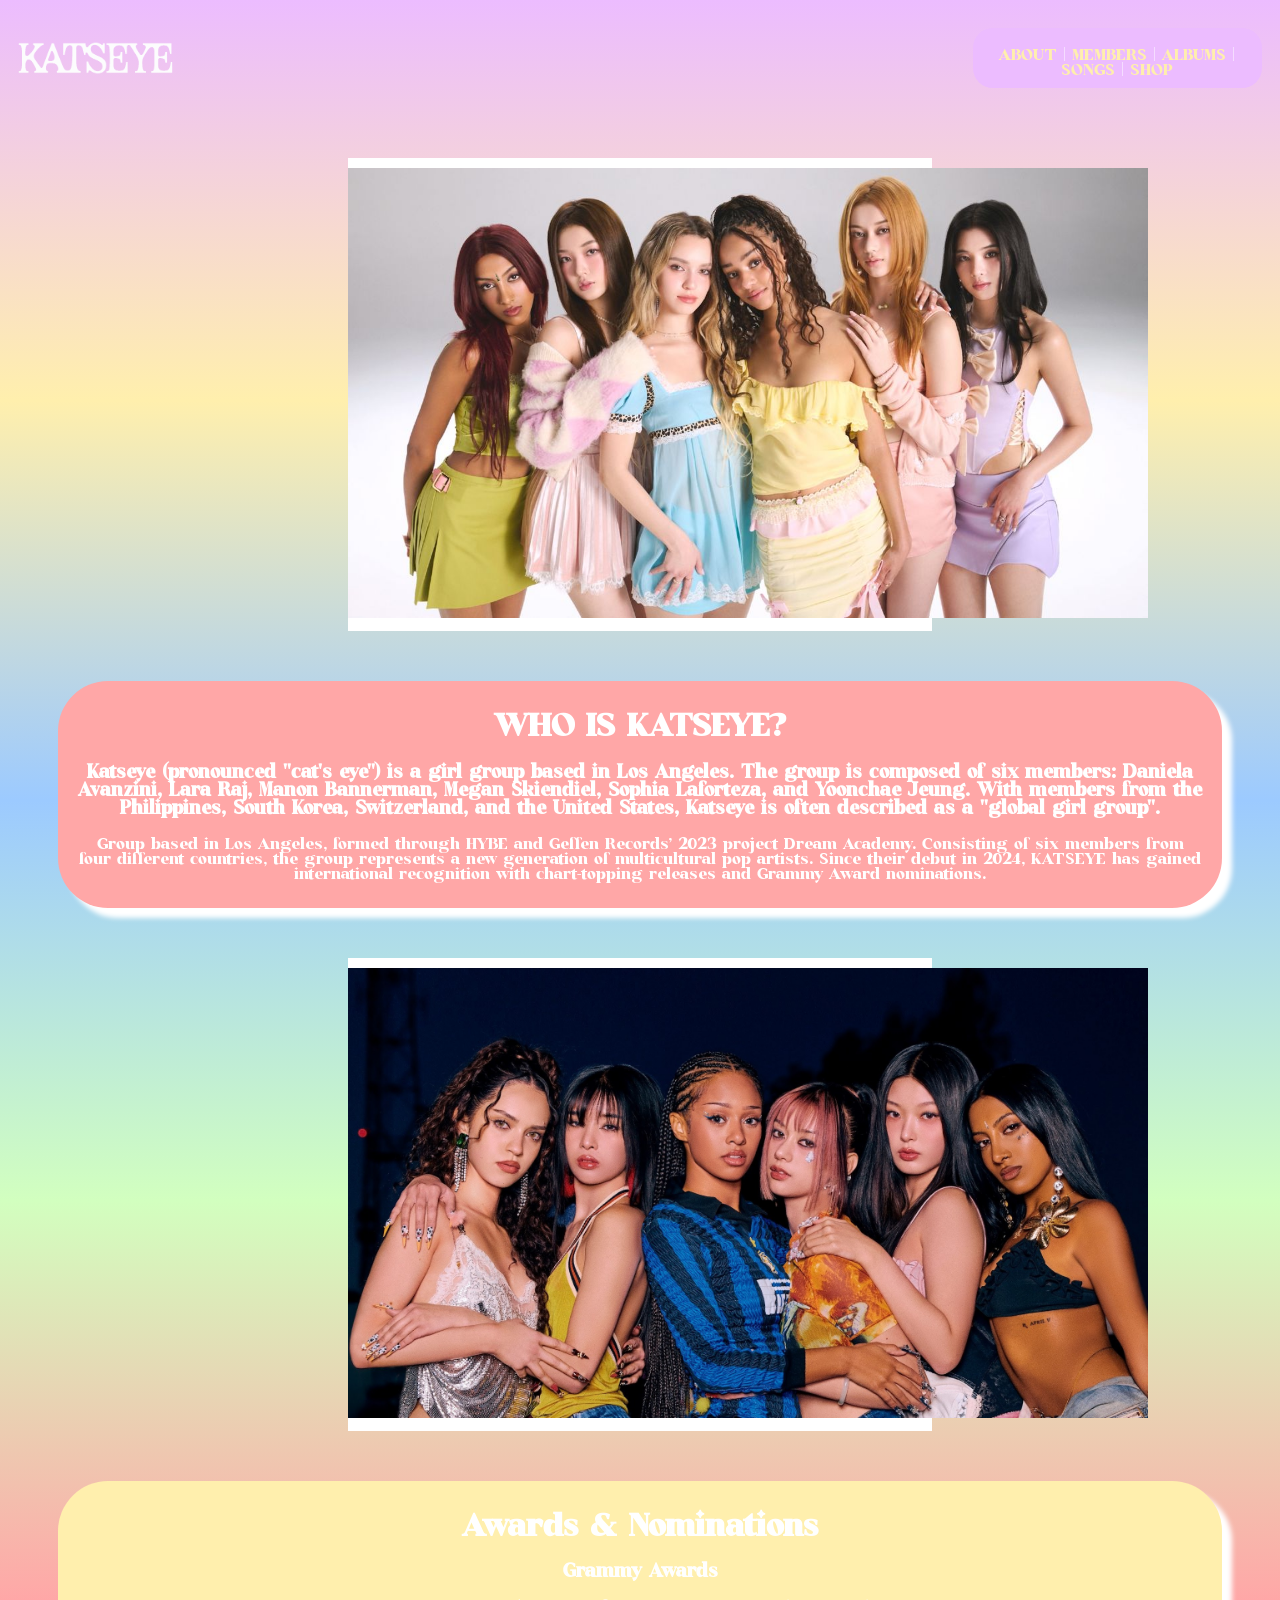
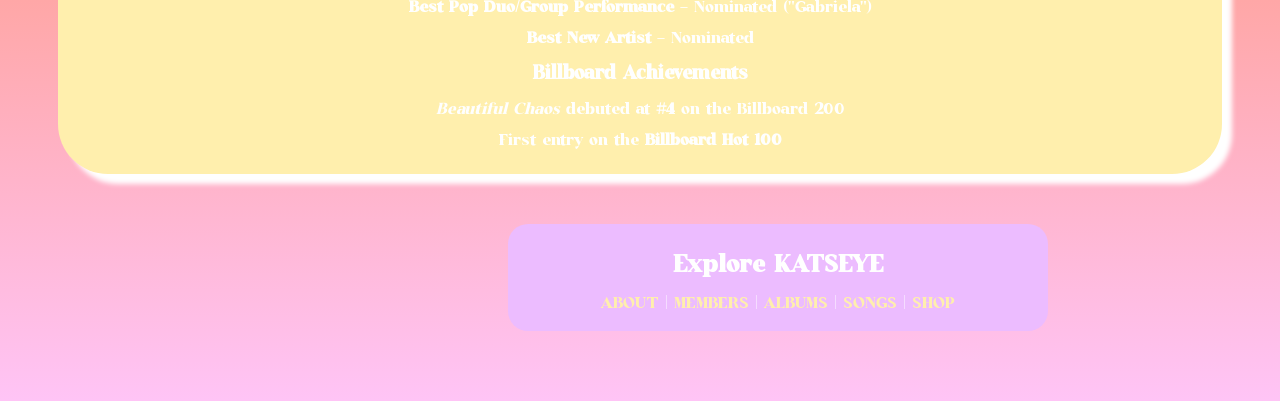
<file: index.html>
<!DOCTYPE html>
<html lang="en">

<head>
    <meta charset="UTF-8">
    <meta name="viewport" content="width=device-width, initial-scale=1.0">
    <title>Katseye</title>
    <link rel="stylesheet" href="about.css">
    <link rel="shortcut icon" href="images/logo2.webp" type="image/x-icon">
</head>

<body>
    <div class="header">
        <img src="images/logo.png" alt="logo">
        <nav>
            <a href="index.html">ABOUT</a>
            <span>|</span>
            <a href="members.html">MEMBERS</a>
            <span>|</span>
            <a href="albums.html">ALBUMS</a>
            <span>|</span>
            <a href="songs.html">SONGS</a>
            <span>|</span>
            <a href="shop.html">SHOP</a>
        </nav>
    </div>
    <div class="mainphoto">
        <img src="images/sis.jpg" alt="group">
    </div>
    <div class="about">
        <h1>WHO IS KATSEYE?</h1>
        <h3>Katseye (pronounced "cat's eye") is a girl group based in Los Angeles. The group is
            composed of six members: Daniela Avanzini, Lara Raj, Manon Bannerman, Megan Skiendiel, Sophia Laforteza, and
            Yoonchae Jeung. With members from the Philippines, South Korea, Switzerland, and the United States, Katseye
            is often described as a "global girl group".</h3>
        <p> Group based in Los Angeles, formed through HYBE and Geffen Records’ 2023 project
            Dream Academy. Consisting of six members from four different countries, the group represents a new
            generation of multicultural pop artists. Since their debut in 2024, KATSEYE has gained international
            recognition with chart-topping releases and Grammy Award nominations.</p>
    </div>
    <div class="secondphoto">
        <img src="images/beautifulchaos.jpeg" alt="group">
    </div>
    <div class="about2">
        <h1>Awards & Nominations</h1>
        <div class="awards">
            <h3>Grammy Awards</h3>
            <p><strong>Best Pop Duo/Group Performance</strong> – Nominated ("Gabriela")</p>
            <p><strong>Best New Artist</strong> – Nominated</p>
        </div>
        <div class="awards">
            <h3>Billboard Achievements</h3>
            <p><em>Beautiful Chaos</em> debuted at <strong>#4</strong> on the Billboard 200</p>
            <p>First entry on the <strong>Billboard Hot 100</strong></p>
        </div>
    </div>
    <div class="explorekatseye">
        <h2>Explore KATSEYE</h2>
        <div class="buttons">
            <a href="about.html">ABOUT</a>
            <span>|</span>
            <a href="members.html">MEMBERS</a>
            <span>|</span>
            <a href="albums.html">ALBUMS</a>
            <span>|</span>
            <a href="songs.html">SONGS</a>
            <span>|</span>
            <a href="shop.html">SHOP</a>
        </div>
    </div>
</body>

</html>
</file>
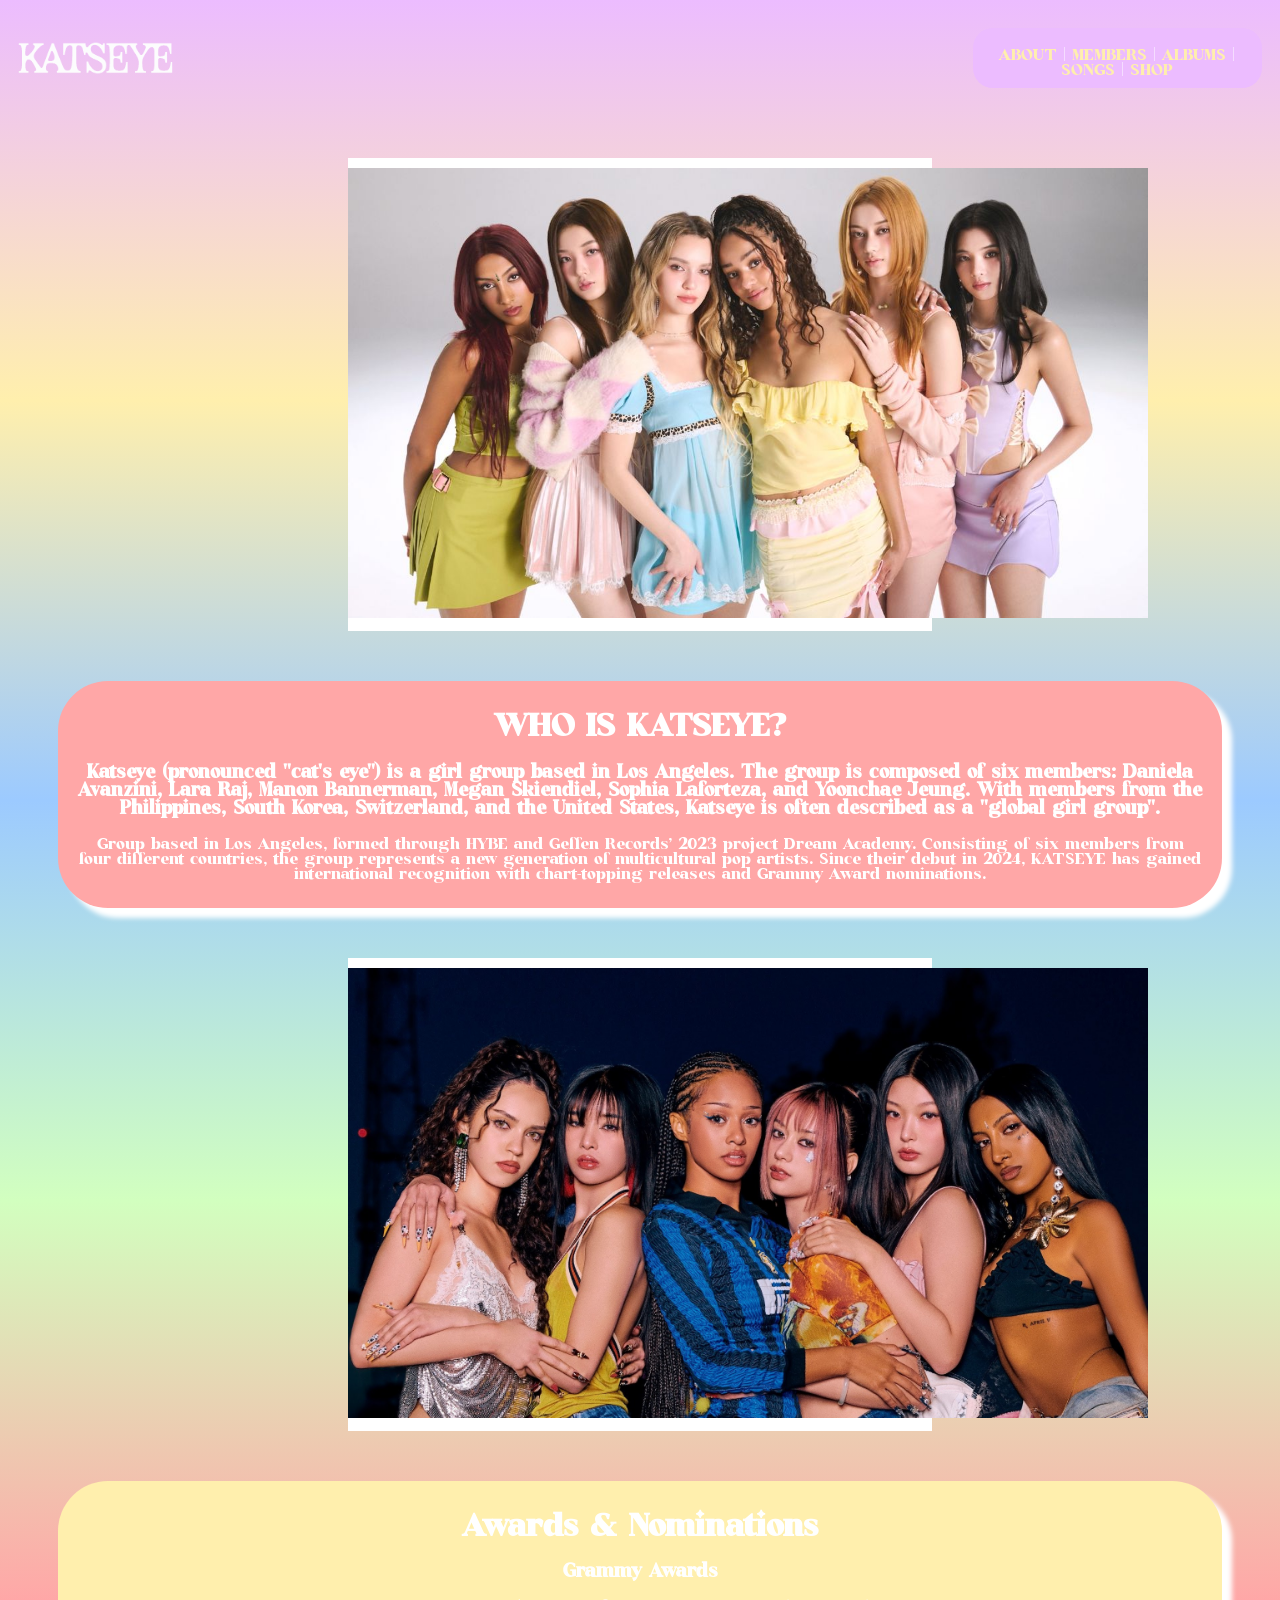
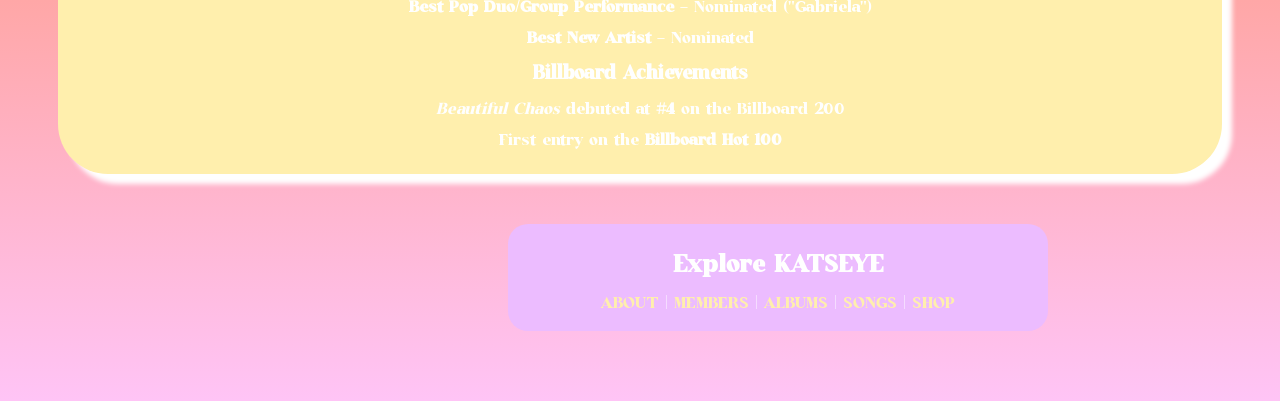
<file: about.html>
<!DOCTYPE html>
<html lang="en">

<head>
    <meta charset="UTF-8">
    <meta name="viewport" content="width=device-width, initial-scale=1.0">
    <title>Katseye</title>
    <link rel="stylesheet" href="about.css">
    <link rel="shortcut icon" href="images/logo2.webp" type="image/x-icon">
</head>

<body>
    <div class="header">
        <img src="images/logo.png" alt="logo">
        <nav>
            <a href="about.html">ABOUT</a>
            <span>|</span>
            <a href="members.html">MEMBERS</a>
            <span>|</span>
            <a href="albums.html">ALBUMS</a>
            <span>|</span>
            <a href="songs.html">SONGS</a>
            <span>|</span>
            <a href="shop.html">SHOP</a>
        </nav>
    </div>
    <div class="mainphoto">
        <img src="images/sis.jpg" alt="group">
    </div>
    <div class="about">
        <h1>WHO IS KATSEYE?</h1>
        <h3>Katseye (pronounced "cat's eye") is a girl group based in Los Angeles. The group is
            composed of six members: Daniela Avanzini, Lara Raj, Manon Bannerman, Megan Skiendiel, Sophia Laforteza, and
            Yoonchae Jeung. With members from the Philippines, South Korea, Switzerland, and the United States, Katseye
            is often described as a "global girl group".</h3>
        <p> Group based in Los Angeles, formed through HYBE and Geffen Records’ 2023 project
            Dream Academy. Consisting of six members from four different countries, the group represents a new
            generation of multicultural pop artists. Since their debut in 2024, KATSEYE has gained international
            recognition with chart-topping releases and Grammy Award nominations.</p>
    </div>
    <div class="secondphoto">
        <img src="images/beautifulchaos.jpeg" alt="group">
    </div>
    <div class="about2">
        <h1>Awards & Nominations</h1>
        <div class="awards">
            <h3>Grammy Awards</h3>
            <p><strong>Best Pop Duo/Group Performance</strong> – Nominated ("Gabriela")</p>
            <p><strong>Best New Artist</strong> – Nominated</p>
        </div>
        <div class="awards">
            <h3>Billboard Achievements</h3>
            <p><em>Beautiful Chaos</em> debuted at <strong>#4</strong> on the Billboard 200</p>
            <p>First entry on the <strong>Billboard Hot 100</strong></p>
        </div>
    </div>
    <div class="explorekatseye">
        <h2>Explore KATSEYE</h2>
        <div class="buttons">
            <a href="about.html">ABOUT</a>
            <span>|</span>
            <a href="members.html">MEMBERS</a>
            <span>|</span>
            <a href="albums.html">ALBUMS</a>
            <span>|</span>
            <a href="songs.html">SONGS</a>
            <span>|</span>
            <a href="shop.html">SHOP</a>
        </div>
    </div>
</body>

</html>
</file>
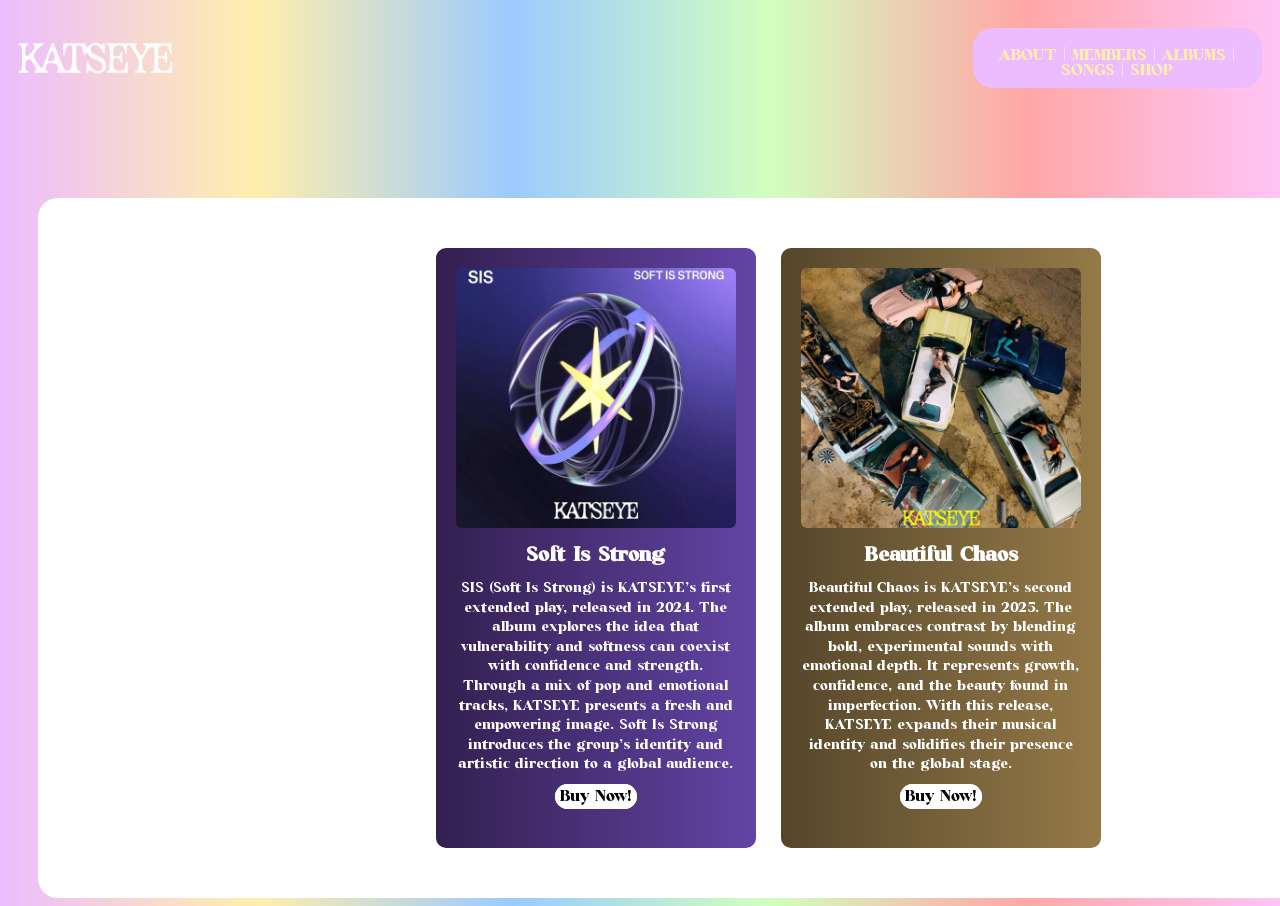
<file: albums.html>
<!DOCTYPE html>
<html lang="en">

<head>
    <meta charset="UTF-8">
    <meta name="viewport" content="width=device-width, initial-scale=1.0">
    <title>Albums-Katseye</title>
    <link rel="stylesheet" href="albums.css">
    <link rel="shortcut icon" href="images/logo2.webp" type="image/x-icon">
</head>

<body>
    <div class="header">
        <img src="images/logo.png" alt="logo">
        <nav>
            <a href="index.html">ABOUT</a>
            <span>|</span>
            <a href="members.html">MEMBERS</a>
            <span>|</span>
            <a href="albums.html">ALBUMS</a>
            <span>|</span>
            <a href="songs.html">SONGS</a>
            <span>|</span>
            <a href="shop.html">SHOP</a>
        </nav>
    </div>
    <div class="albums">
        <div class="albumCard" id="sis">
            <img src="images/sisalbum.jpg" alt="">
            <h3>Soft Is Strong</h3>
            <p>SIS (Soft Is Strong) is KATSEYE’s first extended play, released in 2024. The album explores the idea that
                vulnerability and softness can coexist with confidence and strength. Through a mix of pop and emotional
                tracks, KATSEYE presents a fresh and empowering image. Soft Is Strong introduces the group’s identity
                and artistic direction to a global audience.</p>
            <a href="shop.html" class="buying">Buy Now!</a>
        </div>
        <div class="albumCard" id="bc">
            <img src="images/beautifulchaosalbum.jpg" alt="">
            <h3>Beautiful Chaos</h3>
            <p>Beautiful Chaos is KATSEYE’s second extended play, released in 2025. The album embraces contrast by
                blending bold, experimental sounds with emotional depth. It represents growth, confidence, and the
                beauty found in imperfection. With this release, KATSEYE expands their musical identity and solidifies
                their presence on the global stage.</p>
            <a href="shop.html" class="buying">Buy Now!</a>
        </div>
    </div>
</body>

</html>
</file>
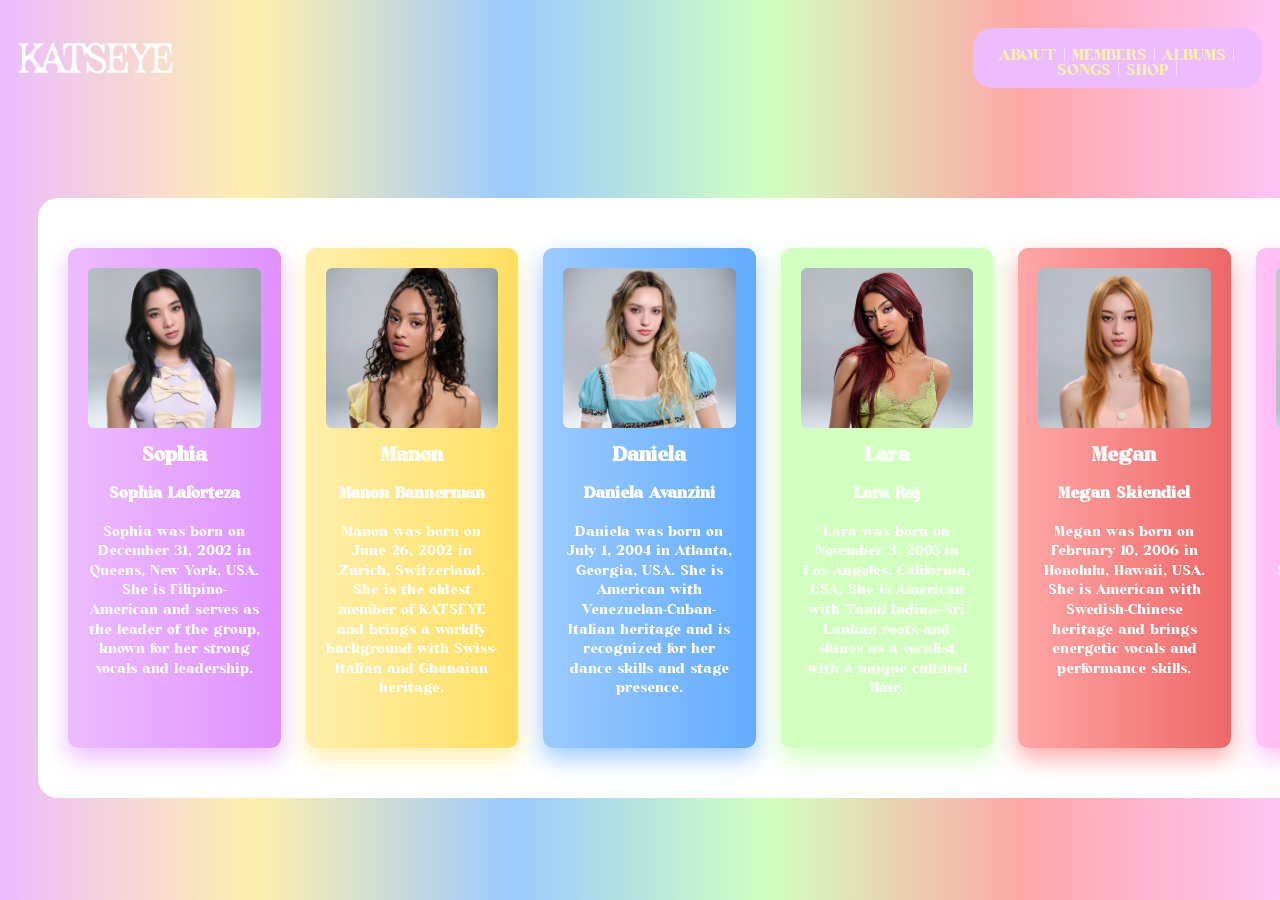
<file: members.html>
<!DOCTYPE html>
<html lang="en">

<head>
  <meta charset="UTF-8">
  <meta name="viewport" content="width=device-width, initial-scale=1.0">
  <title>Members-Katseye</title>
  <link rel="stylesheet" href="members.css">
  <link rel="shortcut icon" href="images/logo2.webp" type="image/x-icon">
</head>

<body>
  <div class="header">
    <img src="images/logo.png" alt="logo">
    <nav>
      <a href="index.html">ABOUT</a>
       <span>|</span>
      <a href="members.html">MEMBERS</a>
       <span>|</span>
      <a href="albums.html">ALBUMS</a>
       <span>|</span>
      <a href="songs.html">SONGS</a>
       <span>|</span>
      <a href="shop.html">SHOP</a>
       <span>|</span>
    </nav>
  </div>
  <div class="members">
    <div class="memberCard" id="sophia">
      <img src="images/sophia.jpeg" alt="">
      <h3>Sophia</h3>
      <h4>Sophia Laforteza</h4>
      <p>Sophia was born on December 31, 2002 in Queens, New York, USA. She is Filipino-American and serves as the leader
        of the group, known for her strong vocals and leadership.</p>
    </div>
    <div class="memberCard" id="manon">
      <img src="images/manon.jpeg" alt="">
      <h3>Manon</h3>
      <h4>Manon Bannerman</h4>
      <p>Manon was born on June 26, 2002 in Zürich, Switzerland. She is the oldest member of KATSEYE and brings a worldly
        background with Swiss-Italian and Ghanaian heritage.</p>
    </div>
    <div class="memberCard" id="daniela">
      <img src="images/daniela.jpeg" alt="">
      <h3>Daniela</h3>
      <h4>Daniela Avanzini</h4>
      <p>Daniela was born on July 1, 2004 in Atlanta, Georgia, USA. She is American with Venezuelan-Cuban-Italian
        heritage and is recognized for her dance skills and stage presence.</p>
    </div>
    <div class="memberCard" id="lara">
      <img src="images/lara.jpeg" alt="">
      <h3>Lara</h3>
      <h4>Lara Raj</h4>
      <p>Lara was born on November 3, 2005 in Los Angeles, California, USA. She is American with Tamil Indian–Sri Lankan
        roots and shines as a vocalist with a unique cultural flair.</p>
    </div>
    <div class="memberCard" id="megan">
      <img src="images/megan.jpeg" alt="">
      <h3>Megan</h3>
      <h4>Megan Skiendiel</h4>
      <p>Megan was born on February 10, 2006 in Honolulu, Hawaii, USA. She is American with Swedish-Chinese heritage and
        brings energetic vocals and performance skills.</p>
    </div>
    <div class="memberCard" id="yoonchae">
      <img src="images/yoonchae.jpeg" alt="">
      <h3>Yoonchae</h3>
      <h4>Yoonchae Jeung</h4>
      <p>Yoonchae was born on December 6, 2007 in Seoul, South Korea. She is South Korean and is the youngest member
        (maknae) of the group, known for her strong dancing.</p>
    </div>
  </div>
</body>

</html>
</file>
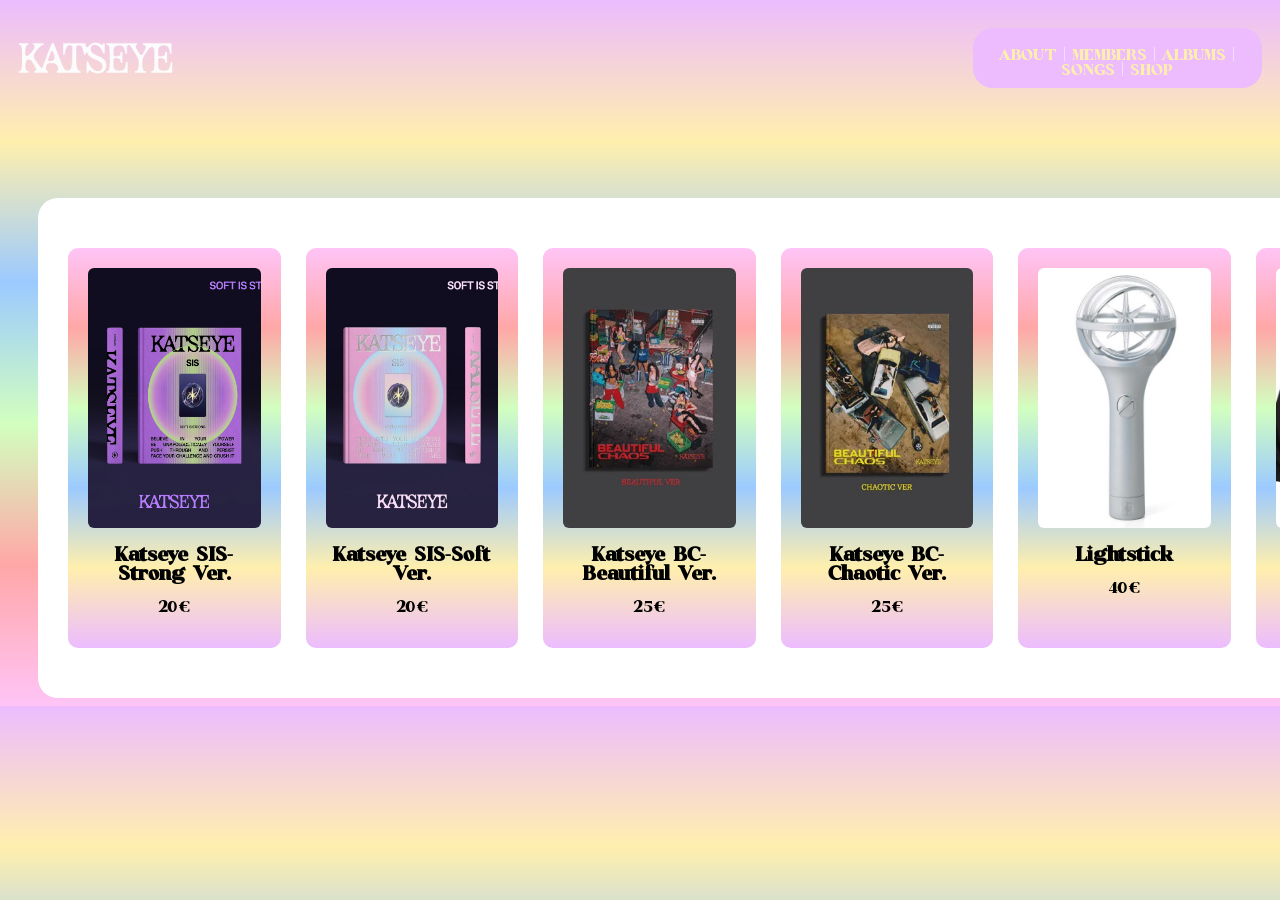
<file: shop.html>
<!DOCTYPE html>
<html lang="en">
<head>
    <meta charset="UTF-8">
    <meta name="viewport" content="width=device-width, initial-scale=1.0">
    <title>Shop-Katseye</title>
    <link rel="stylesheet" href="shop.css">
    <link rel="shortcut icon" href="images/logo2.webp" type="image/x-icon">
</head>
<body>
    <div class="header">
        <img src="images/logo.png" alt="logo">
        <nav>
            <a href="index.html">ABOUT</a>
            <span>|</span>
            <a href="members.html">MEMBERS</a>
            <span>|</span>
            <a href="albums.html">ALBUMS</a>
            <span>|</span>
            <a href="songs.html">SONGS</a>
            <span>|</span>
            <a href="shop.html">SHOP</a>
        </nav>
    </div>
    <div class="shop">
        <div class="shopCard">
            <img src="images/katseye sis-strong ver.webp" alt="sisstrongver">
            <h3>Katseye SIS-Strong Ver.</h3>
            <p>20€</p>
        </div>
        <div class="shopCard">
            <img src="images/katseye sis-soft ver.jpg" alt="sissoftver">
            <h3>Katseye SIS-Soft Ver.</h3>
            <p>20€</p>
        </div>
        <div class="shopCard">
            <img src="images/katseye bc beautiful.webp" alt="bcbeautiful">
            <h3>Katseye BC-Beautiful Ver.</h3>
            <p>25€</p>
        </div>
        <div class="shopCard">
            <img src="images/katseye bc chaotic.webp" alt="bcchaotic">
            <h3>Katseye BC-Chaotic Ver.</h3>
            <p>25€</p>
        </div>
        <div class="shopCard">
            <img src="images/lightstick.jpeg" alt="lightstick">
            <h3>Lightstick</h3>
            <p>40€</p>
        </div>
        <div class="shopCard">
            <img src="images/katseye sweatshirt.jpg" alt="sweatshirt">
            <h3>Sweatshirt</h3>
            <p>40€</p>
        </div>
    </div>
</body>
</html>
</file>
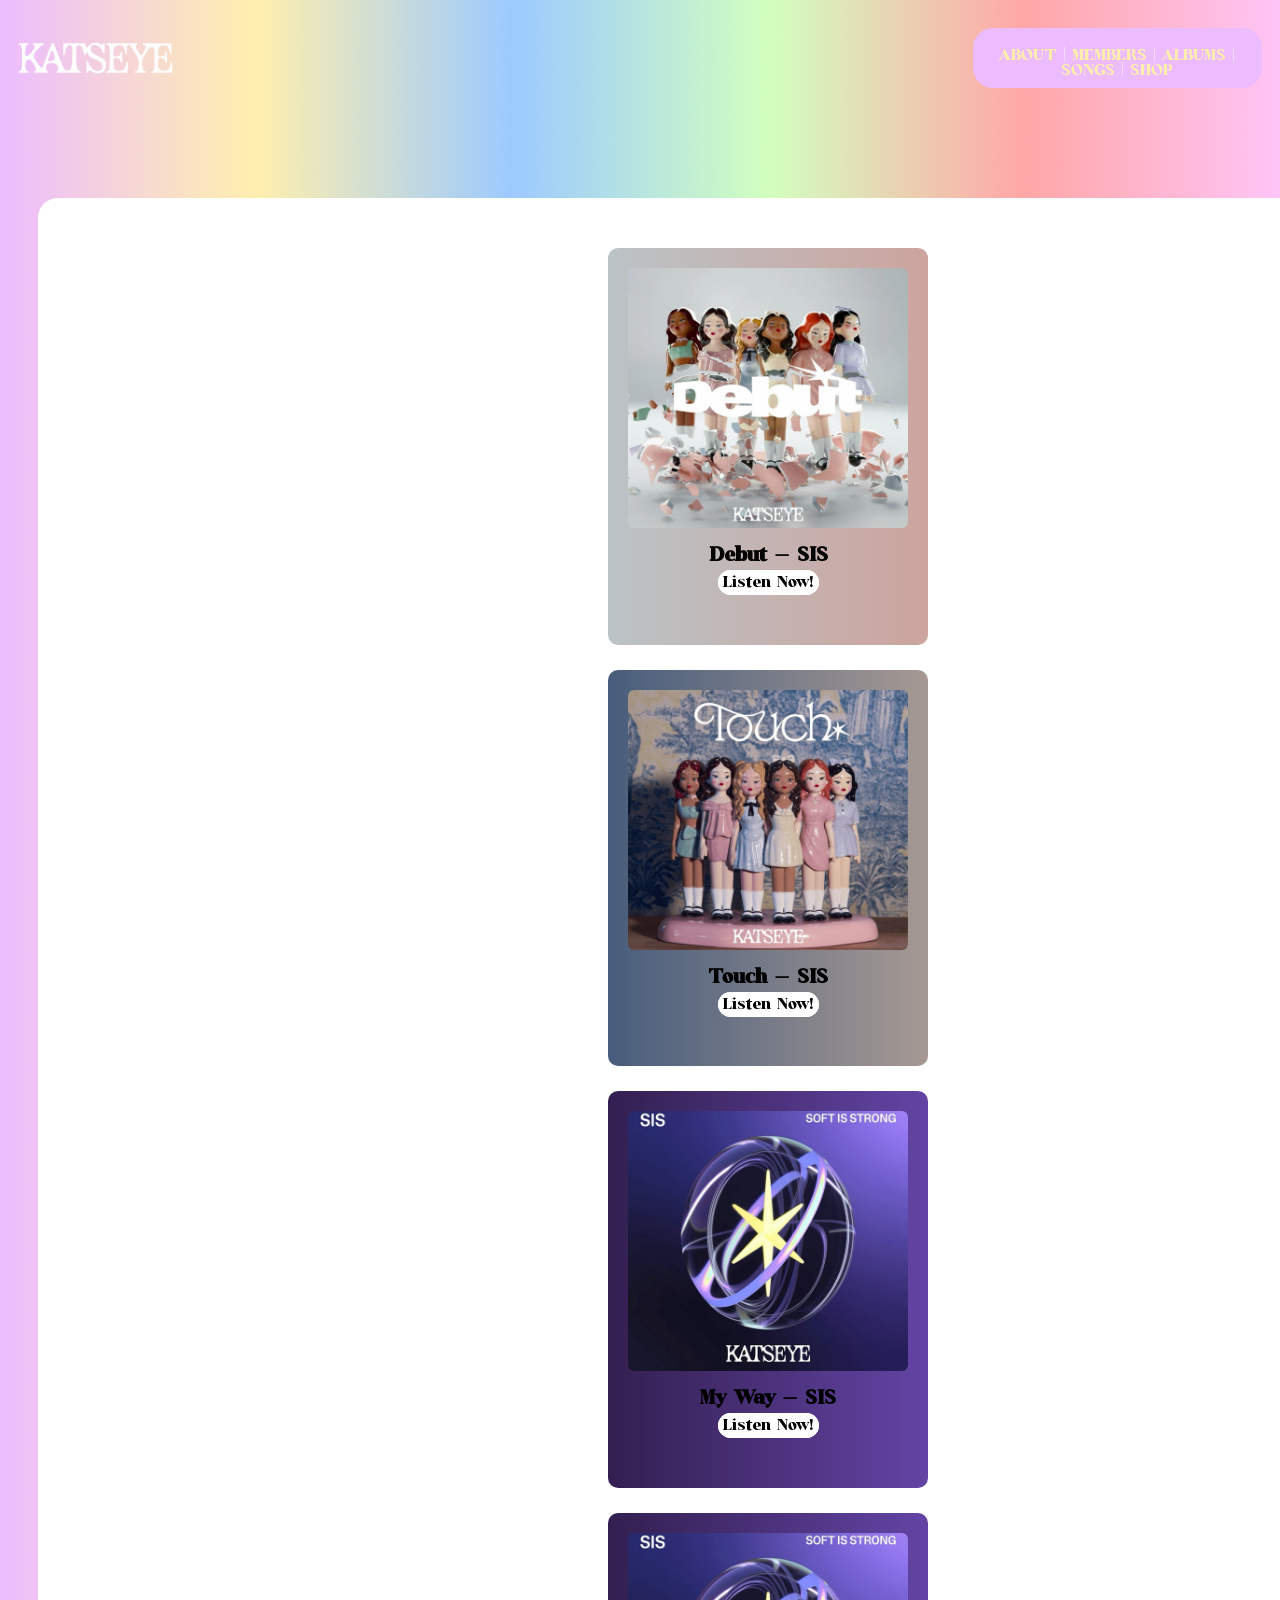
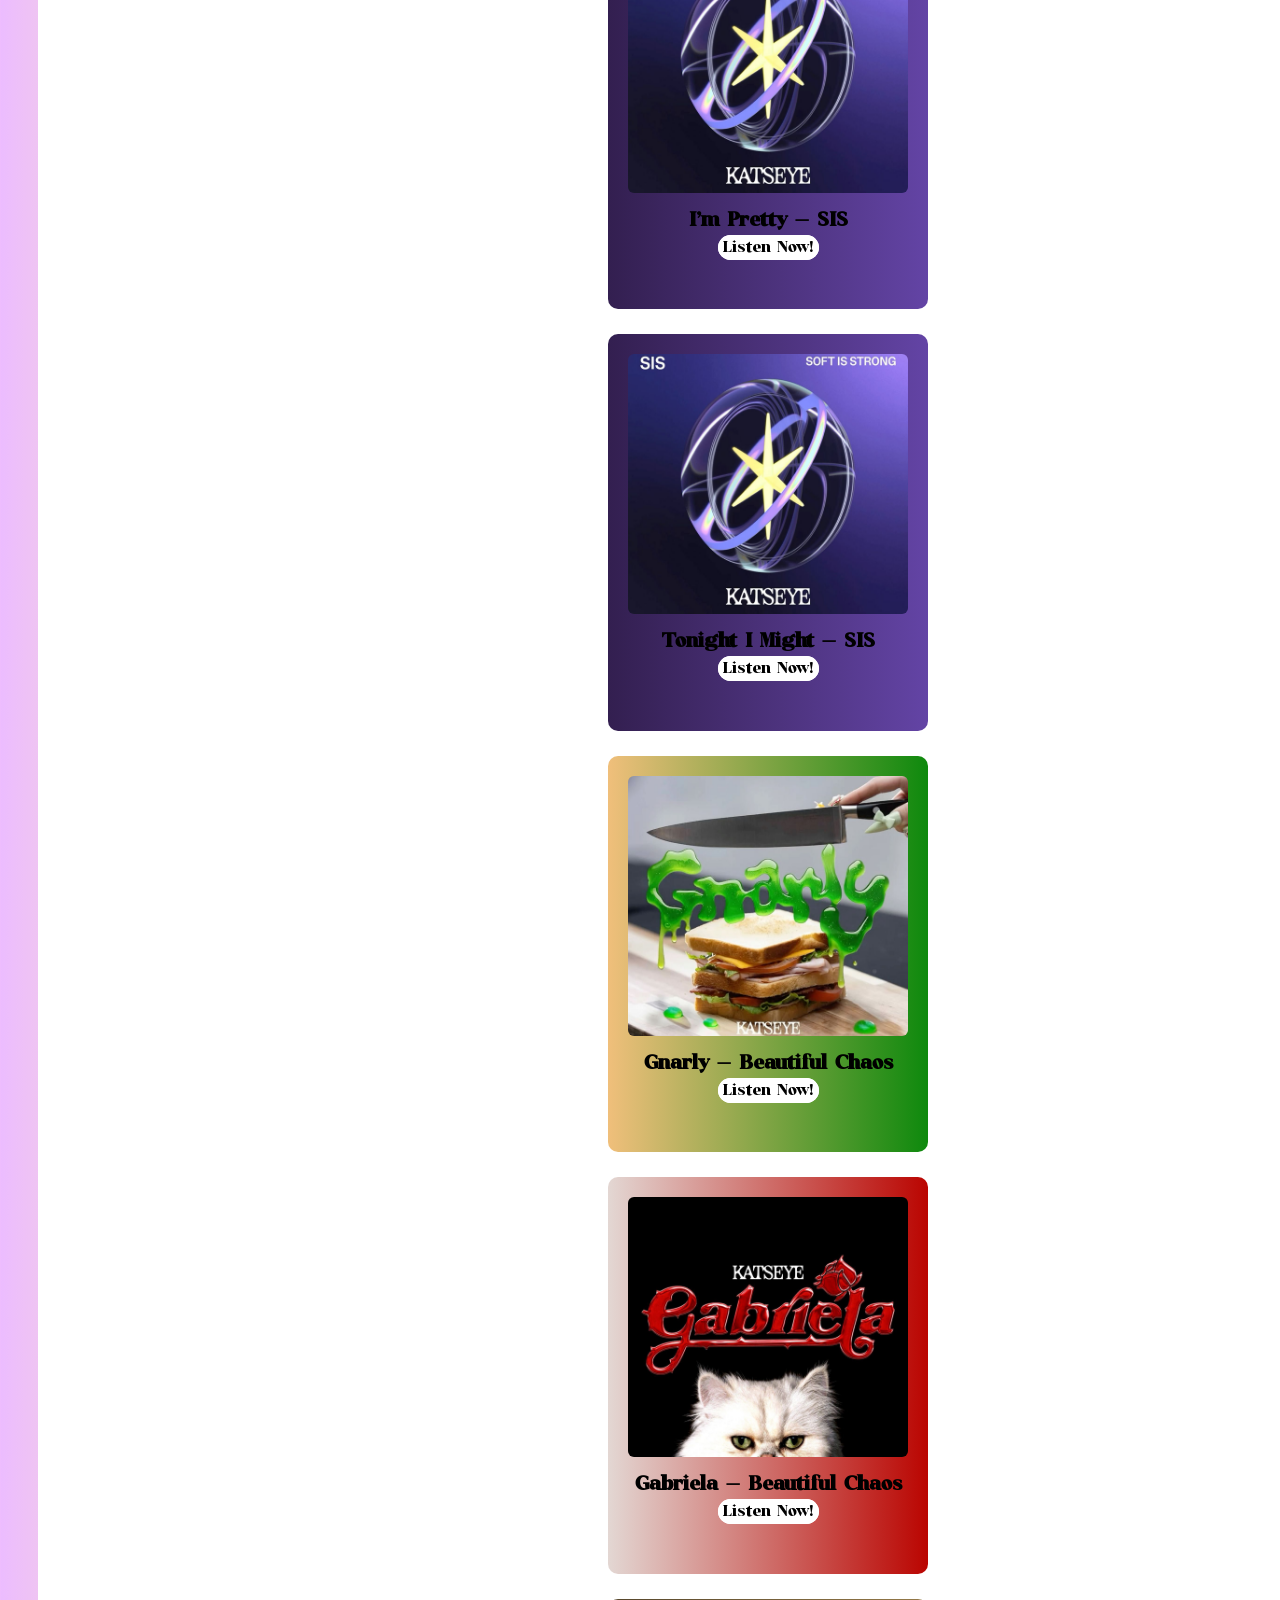
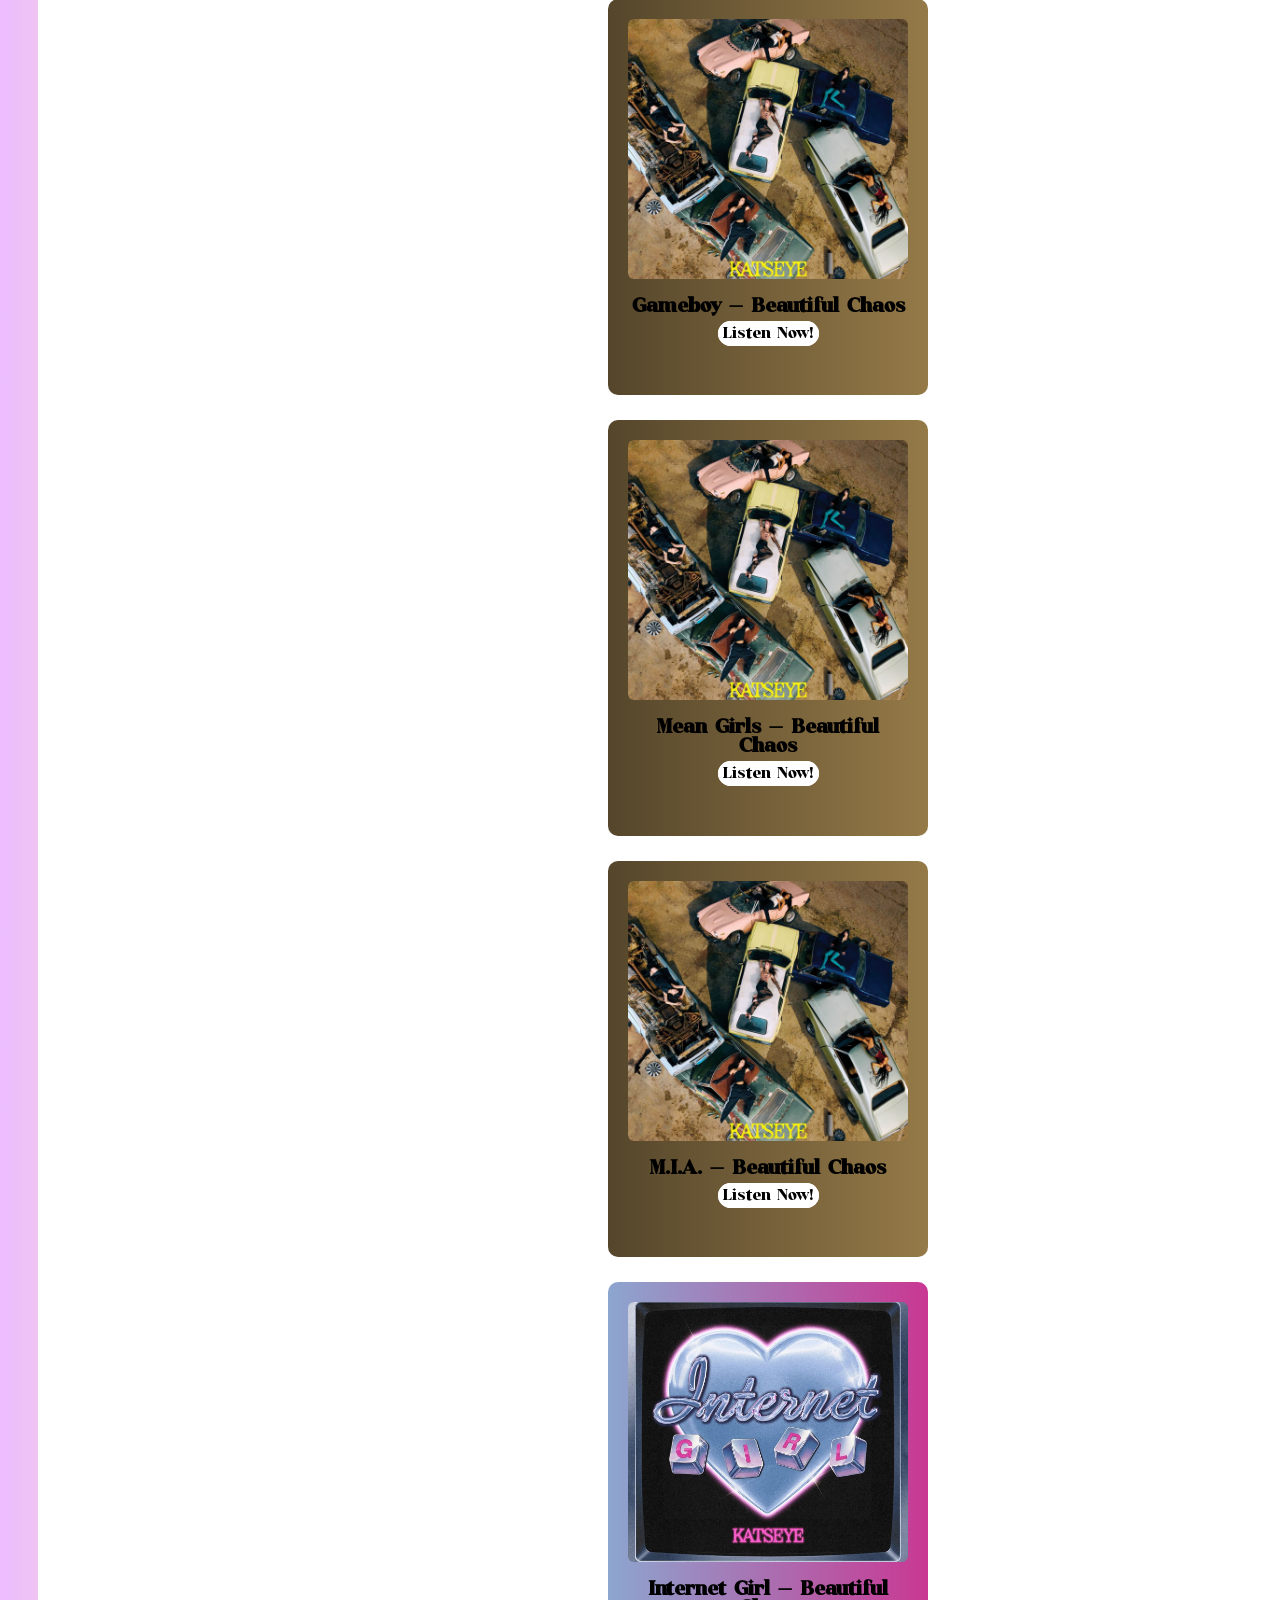
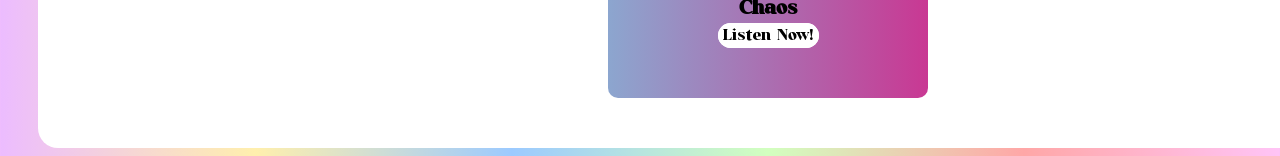
<file: songs.html>
<!DOCTYPE html>
<html lang="en">

<head>
    <meta charset="UTF-8">
    <meta name="viewport" content="width=device-width, initial-scale=1.0">
    <title>Songs-Katseye</title>
    <link rel="stylesheet" href="songs.css">
    <link rel="shortcut icon" href="images/logo2.webp" type="image/x-icon">
</head>

<body>
    <div class="header">
        <img src="images/logo.png" alt="logo">
        <nav>
            <a href="index.html">ABOUT</a>
            <span>|</span>
            <a href="members.html">MEMBERS</a>
            <span>|</span>
            <a href="albums.html">ALBUMS</a>
            <span>|</span>
            <a href="songs.html">SONGS</a>
            <span>|</span>
            <a href="shop.html">SHOP</a>
        </nav>
    </div>
    <div class="songs">
        <div class="songsCard" id="debut">
            <img src="images/debut.jpg" alt="Debut">
            <h3>Debut — SIS</h3>
            <a href="https://open.spotify.com/track/58AZXyKRlsMBMcrRjpJpVG?si=826254aeb3e64112" class="song">Listen Now!</a>
        </div>
        <div class="songsCard" id="touch">
            <img src="images/touch.jpg" alt="Touch">
            <h3>Touch — SIS</h3>
            <a href="https://open.spotify.com/track/6aJn7Cst74cj4lNIiPRgav?si=291641fb22c847f4" class="song">Listen Now!</a>
        </div>
        <div class="songsCard" id="sis">
            <img src="images/sisalbum.jpg" alt="My Way">
            <h3>My Way — SIS</h3>
            <a href="https://open.spotify.com/track/3zUxQpCyUrfEjz6Y07yg4b?si=cc995fc278b34c4b" class="song">Listen Now!</a>
        </div>
        <div class="songsCard" id="sis">
            <img src="images/sisalbum.jpg" alt="I'm Pretty">
            <h3>I’m Pretty — SIS</h3>
            <a href="https://open.spotify.com/track/5Kx8X5HLUm14hBwEFP6i6Y?si=d45775c426234ea9" class="song">Listen Now!</a>
        </div>
        <div class="songsCard" id="sis">
            <img src="images/sisalbum.jpg" alt="Tonight I Might">
            <h3>Tonight I Might — SIS</h3>
            <a href="https://open.spotify.com/track/2Ih0CPdyK7SwbTUUkpun16?si=6139d4f7066e4ce9" class="song">Listen Now!</a>
        </div>
        <div class="songsCard" id="gnarly">
            <img src="images/gnarly.jpg" alt="Gnalry">
            <h3>Gnarly — Beautiful Chaos</h3>
            <a href="https://open.spotify.com/track/1j15Ar0qGDzIR0v3CQv3JL?si=b956794f8a3a4d08" class="song">Listen Now!</a>
        </div>
        <div class="songsCard" id="gabriela">
            <img src="images/gabriela.jpg" alt="Gabriela">
            <h3>Gabriela — Beautiful Chaos</h3>
            <a href="https://open.spotify.com/track/1xOqGUkyxGQRdCvGpvWKmL?si=8a1b724d5de04b0c" class="song">Listen Now!</a>
        </div>
        <div class="songsCard" id="bc">
            <img src="images/beautifulchaosalbum.jpg" alt="Gameboy">
            <h3>Gameboy — Beautiful Chaos</h3>
            <a href="https://open.spotify.com/track/2f1WulnyiYYnseSQWI8Oi9?si=7e34b0ec538942d0" class="song">Listen Now!</a>
        </div>
        <div class="songsCard" id="bc">
            <img src="images/beautifulchaosalbum.jpg" alt="Mean Girls">
            <h3>Mean Girls — Beautiful Chaos</h3>
            <a href="https://open.spotify.com/track/6oDFDGaAayXd8HXmynsgPv?si=6c8cbe4e10d54ce4" class="song">Listen Now!</a>
        </div>
        <div class="songsCard" id="bc">
            <img src="images/beautifulchaosalbum.jpg" alt="M.I.A.">
            <h3>M.I.A. — Beautiful Chaos</h3>
            <a href="https://open.spotify.com/track/4vyQ2NdodXhtMGsaaMBqSt?si=1bdc87304b1447b7" class="song">Listen Now!</a>
        </div>
        <div class="songsCard" id="ig">
            <img src="images/internet girl.jpg" alt="Internet Girl">
            <h3>Internet Girl — Beautiful Chaos</h3>
            <a href="https://open.spotify.com/track/3THVfoVD5kdCxPviVaCPi7?si=712712a0bd98469f" class="song">Listen Now!</a>
        </div>
    </div>
</body>

</html>
</file>
<file: about.css>
@font-face {
  font-family: karina;
  src: url(font/Karina.ttf);
}

body {
  background: linear-gradient(180deg, #ecbcff, #ffefad, #9ccaff, #d2ffbf, #ffa7a7, #ffc4f6);
  text-align: center;
  font-family: karina;
}

.header {
  margin-top: 20px;
  margin-bottom: 70px;
  margin-left: 10px;
  margin-right: 10px;
  display: inline-flex;
  gap: 800px;
}

.header img {
  width: 160px;
  height: 60px;
}

.header nav {
  background-color: #ecbcff;
  padding-top: 20px;
  padding-left: 20px;
  padding-right: 20px;
  border-radius: 20px;
}

.header nav:hover {
  background-color: #9ccaff;
  padding-top: 20px;
  padding-left: 20px;
  padding-right: 20px;
  border-radius: 20px;
}

.header a {
  text-decoration: none;
  color: #ffefad;
}

.header a:hover {
  text-decoration: underline;
  color: #d2ffbf;
}

.header span {
  color: #ffffff;
}

.mainphoto {
  background-color: #ffffff;
  padding-top: 10px;
  padding-bottom: 10px;
  margin-left: 340px;
  margin-right: 340px;
  transition: transform 0.3s ease;
}

.mainphoto img {
  width: 800px;
  height: 450px;
}

.mainphoto:hover {
  background: linear-gradient(to left, #ecbcff, #ffefad, #9ccaff, #d2ffbf, #ffa7a7, #ffc4f6);
  padding-top: 10px;
  padding-bottom: 10px;
  margin-left: 340px;
  margin-right: 340px;
  border-radius: 30px;
  box-shadow: 0 10px 25px #ffffff;
  transform: translateY(-10px);
}

.about {
  background: #ffa7a7;
  color: #ffffff;
  box-shadow: 10px 10px 5px #ffffff;
  margin-top: 50px;
  margin-bottom: 50px;
  margin-left: 50px;
  margin-right: 50px;
  padding-top: 10px;
  padding-bottom: 10px;
  padding-left: 20px;
  padding-right: 20px; 
  border-radius: 50px;
  transition: transform 0.3s ease;
}

.about:hover {
  background: #ffc4f6;
  color: #ffffff;
  box-shadow: 10px 10px 5px #ffffff;
  margin-top: 50px;
  margin-bottom: 50px;
  margin-left: 50px;
  margin-right: 50px;
  padding-top: 10px;
  padding-bottom: 10px;
  padding-left: 20px;
  padding-right: 20px; 
  border-radius: 50px;
  transform: translateY(-10px);
}

.about h1:hover {
  color: #d2ffbf;
}

.about h3:hover {
  color: #d2ffbf;
}

.about p:hover {
  color: #d2ffbf;
}

.secondphoto {
  background-color: #ffffff;
  padding-top: 10px;
  padding-bottom: 10px;
  margin-left: 340px;
  margin-right: 340px;
  transition: transform 0.3s ease;
}

.secondphoto img {
  width: 800px;
  height: 450px;
}

.secondphoto:hover {
  background: linear-gradient(to left, #ecbcff, #ffefad, #9ccaff, #d2ffbf, #ffa7a7, #ffc4f6);
  padding-top: 10px;
  padding-bottom: 10px;
  margin-left: 340px;
  margin-right: 340px;
  border-radius: 30px;
  box-shadow: 0 10px 25px #ffffff;
  transform: translateY(-10px);
}

.about2 {
  background: #ffefad;
  color: #ffffff;
  box-shadow: 10px 10px 5px #ffffff;
  margin-top: 50px;
  margin-bottom: 50px;
  margin-left: 50px;
  margin-right: 50px;
  padding-top: 10px;
  padding-bottom: 10px;
  padding-left: 20px;
  padding-right: 20px; 
  border-radius: 50px;
  transition: transform 0.3s ease;
}

.about2:hover {
  background: #9ccaff;
  color: #ffffff;
  box-shadow: 10px 10px 5px #ffffff;
  margin-top: 50px;
  margin-bottom: 50px;
  margin-left: 50px;
  margin-right: 50px;
  padding-top: 10px;
  padding-bottom: 10px;
  padding-left: 20px;
  padding-right: 20px; 
  border-radius: 50px;
  transform: translateY(-10px);
}

.about2 h1:hover {
  color: #d2ffbf;
}

.about2 h3:hover {
  color: #d2ffbf;
}

.about2 p:hover {
  color: #d2ffbf;
}

.explorekatseye {
  background-color: #ecbcff;
  width: 500px;
  margin-top: 50px;
  margin-bottom: 70px;
  margin-left: 500px;
  margin-right: 10px;
  padding-top: 10px;
  padding-bottom: 20px;
  padding-left: 20px;
  padding-right: 20px;
  border-radius: 20px;
  transition: transform 0.3s ease;
}

.explorekatseye:hover {
  background-color: #9ccaff;
  width: 500px;
  margin-top: 20px;
  margin-bottom: 70px;
  margin-left: 500px;
  margin-right: 10px;
  padding-top: 10px;
  padding-bottom: 20px;
  padding-left: 20px;
  padding-right: 20px;
  border-radius: 20px;
  transform: translateY(-10px);
}

.explorekatseye h2{
  color: #ffffff;
}

.explorekatseye a {
  text-decoration: none;
  color: #ffefad;
}

.explorekatseye a:hover {
  text-decoration: underline;
  color: #d2ffbf;
}

.explorekatseye span {
  color: #ffffff;
}
</file>
<file: albums.css>
@font-face {
  font-family: karina;
  src: url(font/Karina.ttf);
}

body {
  background: linear-gradient(to right, #ecbcff, #ffefad, #9ccaff, #d2ffbf, #ffa7a7, #ffc4f6);
  text-align: center;
  font-family: karina;
}

.header {
  margin-top: 20px;
  margin-bottom: 70px;
  margin-left: 10px;
  margin-right: 10px;
  display: inline-flex;
  gap: 800px;
}

.header img {
  width: 160px;
  height: 60px;
}

.header nav {
  background-color: #ecbcff;
  padding-top: 20px;
  padding-left: 20px;
  padding-right: 20px;
  border-radius: 20px;
}

.header nav:hover {
  background-color: #9ccaff;
  padding-top: 20px;
  padding-left: 20px;
  padding-right: 20px;
  border-radius: 20px;
}

.header a {
  text-decoration: none;
  color: #ffefad;
}

.header a:hover {
  text-decoration: underline;
  color: #d2ffbf;
}

.header span {
  color: #ffffff;
}

.albums {
  display: flex;
  background-color: #ffffff;
  width: 1400px;
  height: 600px;
  padding-top: 50px;
  padding-bottom: 50px;
  padding-left: 30px;
  padding-right: 30px;
  border-radius: 20px;
  gap: 25px;
  justify-content: center;
  margin-top: 40px;
  margin-left: 30px;
  margin-right: 30px;
}

.albumCard {
  width: 280px;
  padding: 20px;
  border-radius: 10px;
  color: #ffffff;
  transition: transform 0.3s ease;
}

.albumCard:hover {
  transform: translateY(-10px);
}

.albumCard img {
  width: 100%;
  height: 260px;
  object-fit: cover;
  border-radius: 6px;
  margin-bottom: 15px;
}

.albumCard h3 {
  margin: 0 0 10px;
  font-size: 20px;
}

.albumCard p {
  font-size: 14px;
  line-height: 1.4;
}

.albumCard#sis {
  background: linear-gradient(to right, #331f50, #6344a5);
}

.albumCard#sis:hover {
  background: linear-gradient(to left, #331f50, #6344a5);
}

.albumCard#bc {
  background: linear-gradient(to right, #55462b, #957a48);
}

.albumCard#bc:hover {
  background: linear-gradient(to left, #55462b, #957a48);
}

.buying {
  background-color: #ffffff;
  color: #000000;
  border: #ffffff 5px solid;
  border-radius: 15px;
  text-decoration: none;
}

.buying:hover {
  background-color: #000000;
  color: #ffffff;
  border: #000000 5px solid;
  border-radius: 15px;
  text-decoration: none;
}
</file>
<file: members.css>
@font-face {
  font-family: karina;
  src: url(font/Karina.ttf);
}

body {
  background: linear-gradient(to right, #ecbcff, #ffefad, #9ccaff, #d2ffbf, #ffa7a7, #ffc4f6);
  text-align: center;
  font-family: karina;
}

.header {
  margin-top: 20px;
  margin-bottom: 70px;
  margin-left: 10px;
  margin-right: 10px;
  display: inline-flex;
  gap: 800px;
}

.header img {
  width: 160px;
  height: 60px;
}

.header nav {
  background-color: #ecbcff;
  padding-top: 20px;
  padding-left: 20px;
  padding-right: 20px;
  border-radius: 20px;
}

.header nav:hover {
  background-color: #9ccaff;
  padding-top: 20px;
  padding-left: 20px;
  padding-right: 20px;
  border-radius: 20px;
}

.header a {
  text-decoration: none;
  color: #ffefad;
}

.header a:hover {
  text-decoration: underline;
  color: #d2ffbf;
}

.header span {
  color: #ffffff;
}

.members {
  display: flex;
  background-color: #ffffff;
  width: 1400px;
  height: 500px;
  padding-top: 50px;
  padding-bottom: 50px;
  padding-left: 30px;
  padding-right: 30px;
  border-radius: 20px;
  gap: 25px;
  justify-content: center;
  margin-top: 40px;
  margin-left: 30px;
  margin-right: 30px;
}

.memberCard {
  width: 280px;
  padding: 20px;
  border-radius: 10px;
  color: #ffffff;
  transition: transform 0.3s ease;
}

.memberCard:hover {
  transform: translateY(-10px);
}

.memberCard img {
  width: 100%;
  height: 160px;
  object-fit: cover;
  border-radius: 6px;
  margin-bottom: 15px;
}

.memberCard h3 {
  margin: 0 0 10px;
  font-size: 20px;
}

.memberCard p {
  font-size: 14px;
  line-height: 1.4;
}

.memberCard#sophia {
  background: linear-gradient(to right, #ecbcff, #e091ff);
  box-shadow: 0 10px 25px #ecbcff;
}

.memberCard#manon {
  background: linear-gradient(to right, #ffefad,#ffdf60);
  box-shadow: 0 10px 25px #ffefad;
}

.memberCard#daniela {
  background: linear-gradient(to right, #9ccaff, #63acff);
  box-shadow: 0 10px 25px #9ccaff;
}

.memberCard#lara {
  background: linear-gradient(to right, #d2ffbf, #d2ffbf);
  box-shadow: 0 10px 25px #d2ffbf;
}

.memberCard#megan {
  background: linear-gradient(to right, #ffa7a7, #ee6767);
  box-shadow: 0 10px 25px #ffa7a7;
}

.memberCard#yoonchae {
  background: linear-gradient(to right, #ffc4f6, #ff7fec);
  box-shadow: 0 10px 25px #ffc4f6;
}
</file>
<file: shop.css>
@font-face {
  font-family: karina;
  src: url(font/Karina.ttf);
}

body {
  background: linear-gradient(180deg, #ecbcff, #ffefad, #9ccaff, #d2ffbf, #ffa7a7, #ffc4f6);
  text-align: center;
  font-family: karina;
}

.header {
  margin-top: 20px;
  margin-bottom: 70px;
  margin-left: 10px;
  margin-right: 10px;
  display: inline-flex;
  gap: 800px;
}

.header img {
  width: 160px;
  height: 60px;
}

.header nav {
  background-color: #ecbcff;
  padding-top: 20px;
  padding-left: 20px;
  padding-right: 20px;
  border-radius: 20px;
}

.header nav:hover {
  background-color: #9ccaff;
  padding-top: 20px;
  padding-left: 20px;
  padding-right: 20px;
  border-radius: 20px;
}

.header a {
  text-decoration: none;
  color: #ffefad;
}

.header a:hover {
  text-decoration: underline;
  color: #d2ffbf;
}

.header span {
  color: #ffffff;
}

.shop {
  display: flex;
  background-color: #ffffff;
  width: 1400px;
  height: 400px;
  padding-top: 50px;
  padding-bottom: 50px;
  padding-left: 30px;
  padding-right: 30px;
  border-radius: 20px;
  gap: 25px;
  justify-content: center;
  margin-top: 40px;
  margin-left: 30px;
  margin-right: 30px;
}

.shopCard {
  width: 280px;
  padding: 20px;
  border-radius: 10px;
  background: linear-gradient(360deg, #ecbcff, #ffefad, #9ccaff, #d2ffbf, #ffa7a7, #ffc4f6);
  color: #000000;
  transition: transform 0.3s ease;
}

.shopCard:hover {
  transform: translateY(-10px);
}

.shopCard img {
  width: 100%;
  height: 260px;
  object-fit: cover;
  border-radius: 6px;
  margin-bottom: 15px;
}

.shopCard h3 {
  margin: 0 0 10px;
  font-size: 20px;
}

.albumCard p {
  font-size: 14px;
  line-height: 1.4;
}
</file>
<file: songs.css>
@font-face {
  font-family: karina;
  src: url(font/Karina.ttf);
}

body {
  background: linear-gradient(to right, #ecbcff, #ffefad, #9ccaff, #d2ffbf, #ffa7a7, #ffc4f6);
  text-align: center;
  font-family: karina;
}

.header {
  margin-top: 20px;
  margin-bottom: 70px;
  margin-left: 10px;
  margin-right: 10px;
  display: inline-flex;
  gap: 800px;
}

.header img {
  width: 160px;
  height: 60px;
}

.header nav {
  background-color: #ecbcff;
  padding-top: 20px;
  padding-left: 20px;
  padding-right: 20px;
  border-radius: 20px;
}

.header nav:hover {
  background-color: #9ccaff;
  padding-top: 20px;
  padding-left: 20px;
  padding-right: 20px;
  border-radius: 20px;
}

.header a {
  text-decoration: none;
  color: #ffefad;
}

.header a:hover {
  text-decoration: underline;
  color: #d2ffbf;
}

.header span {
  color: #ffffff;
}

.songs {
  display: grid;
  background-color: #ffffff;
  width: 1400px;
  height: 4650px;
  padding-top: 50px;
  padding-bottom: 50px;
  padding-left: 30px;
  padding-right: 30px;
  border-radius: 20px;
  gap: 25px;
  justify-content: center;
  margin-top: 40px;
  margin-left: 30px;
  margin-right: 30px;
}

.songsCard {
  width: 280px;
  padding: 20px;
  border-radius: 10px;
  color: #ffffff;
  transition: transform 0.3s ease;
}

.songsCard:hover {
  transform: translateY(-10px);
}

.songsCard img {
  width: 100%;
  height: 260px;
  object-fit: cover;
  border-radius: 6px;
  margin-bottom: 15px;
}

.songsCard h3 {
  margin: 0 0 10px;
  font-size: 20px;
  color: #000000;
}

.songsCard#debut {
  background: linear-gradient(to right, #bbc3c6, #cda49e);
}

.songsCard#debut:hover {
  background: linear-gradient(to left, #bbc3c6, #cda49e);
}

.songsCard#touch {
  background: linear-gradient(to right, #475d7c, #a69993);
}

.songsCard#touch:hover {
  background: linear-gradient(to left, #475d7c, #a69993);
}

.songsCard#sis {
  background: linear-gradient(to right, #331f50, #6344a5);
}

.songsCard#sis:hover {
  background: linear-gradient(to left, #331f50, #6344a5);
}

.songsCard#gnarly {
  background: linear-gradient(to right, #f0bf7b, #0e890d);
}

.songsCard#gnarly:hover {
  background: linear-gradient(to left, #f0bf7b, #0e890d);
}

.songsCard#gabriela {
  background: linear-gradient(to right, #e3d7d3, #ba0501);
}

.songsCard#gabriela:hover {
  background: linear-gradient(to left, #e3d7d3, #ba0501);
}

.songsCard#bc {
  background: linear-gradient(to right, #55462b, #957a48);
}

.songsCard#bc:hover {
  background: linear-gradient(to left, #55462b, #957a48);
}

.songsCard#ig {
  background: linear-gradient(to right, #8ca6cf, #c93893);
}

.songsCard#ig:hover {
  background: linear-gradient(to left, #8ca6cf, #c93893);
}

.song {
  background-color: #ffffff;
  color: #000000;
  border: #ffffff 5px solid;
  border-radius: 15px;
  text-decoration: none;
}

.song:hover {
  background-color: #000000;
  color: #ffffff;
  border: #000000 5px solid;
  border-radius: 15px;
  text-decoration: none;
}
</file>
